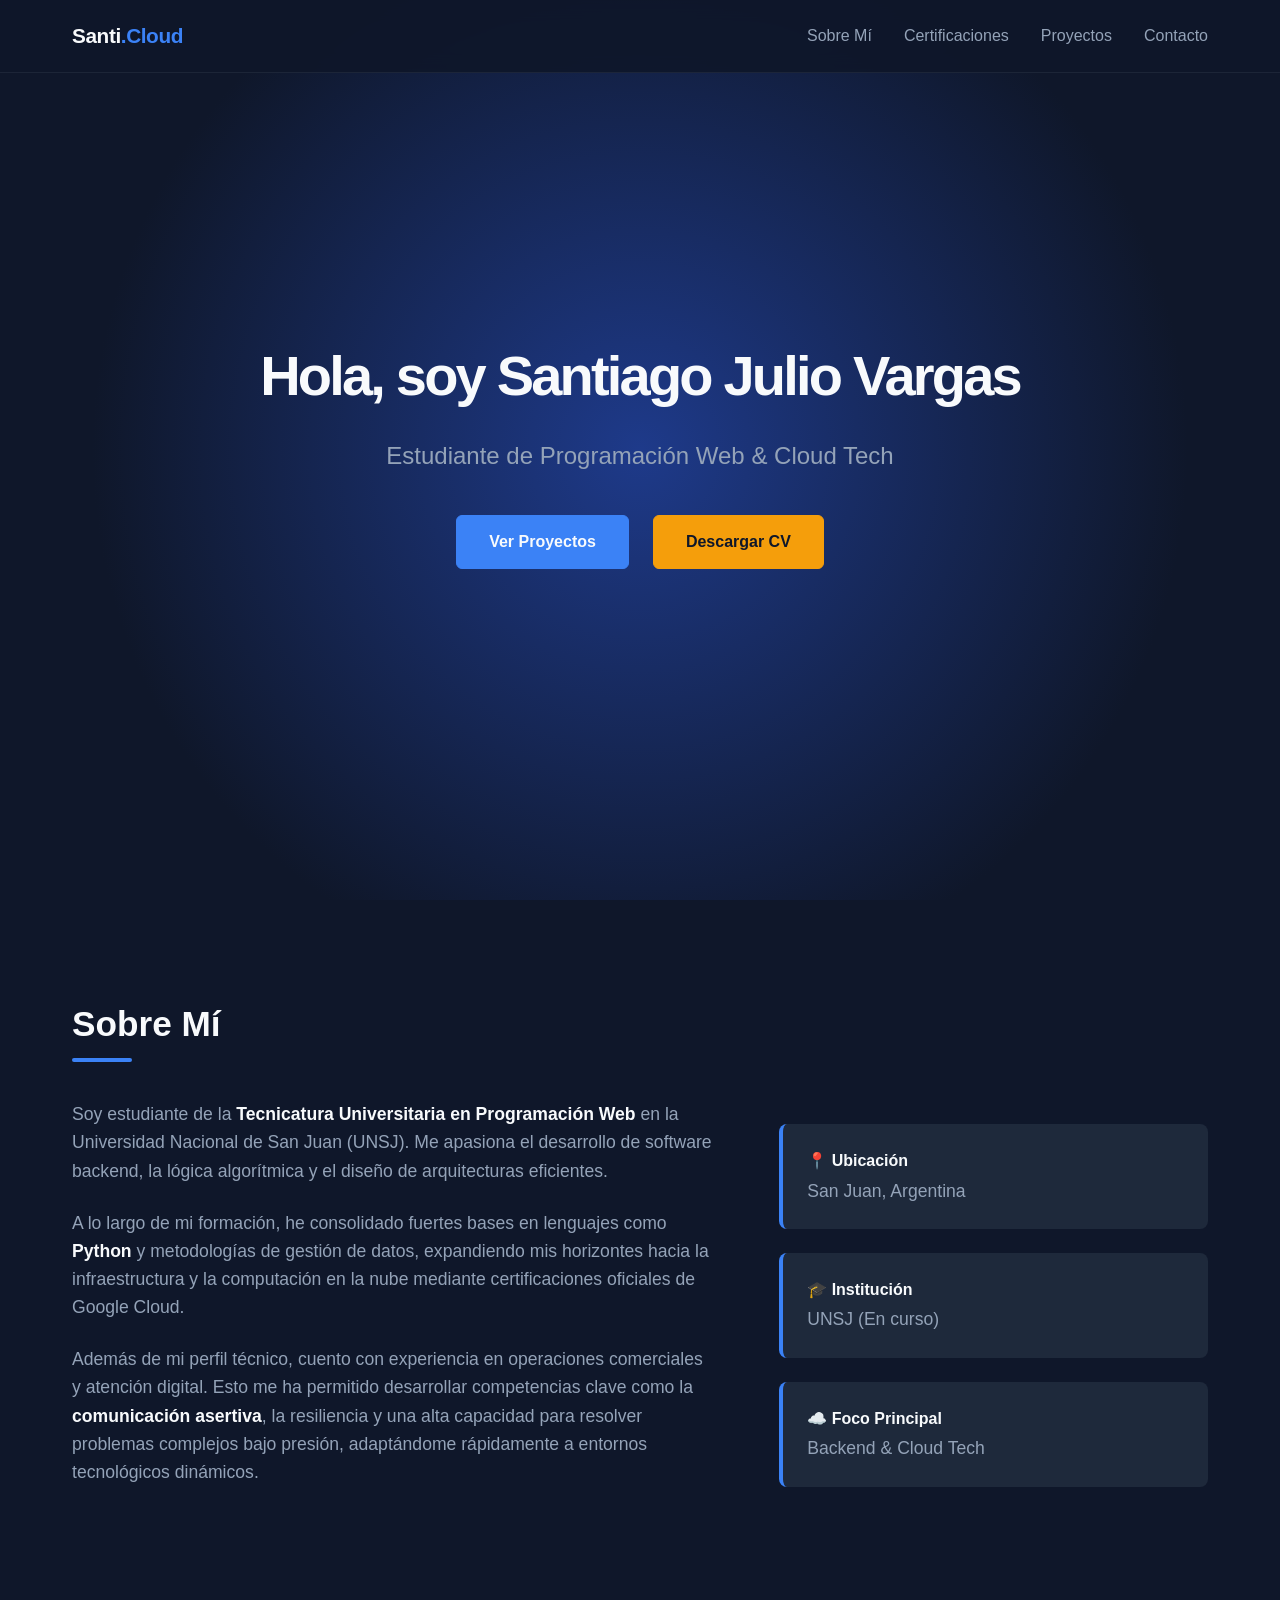
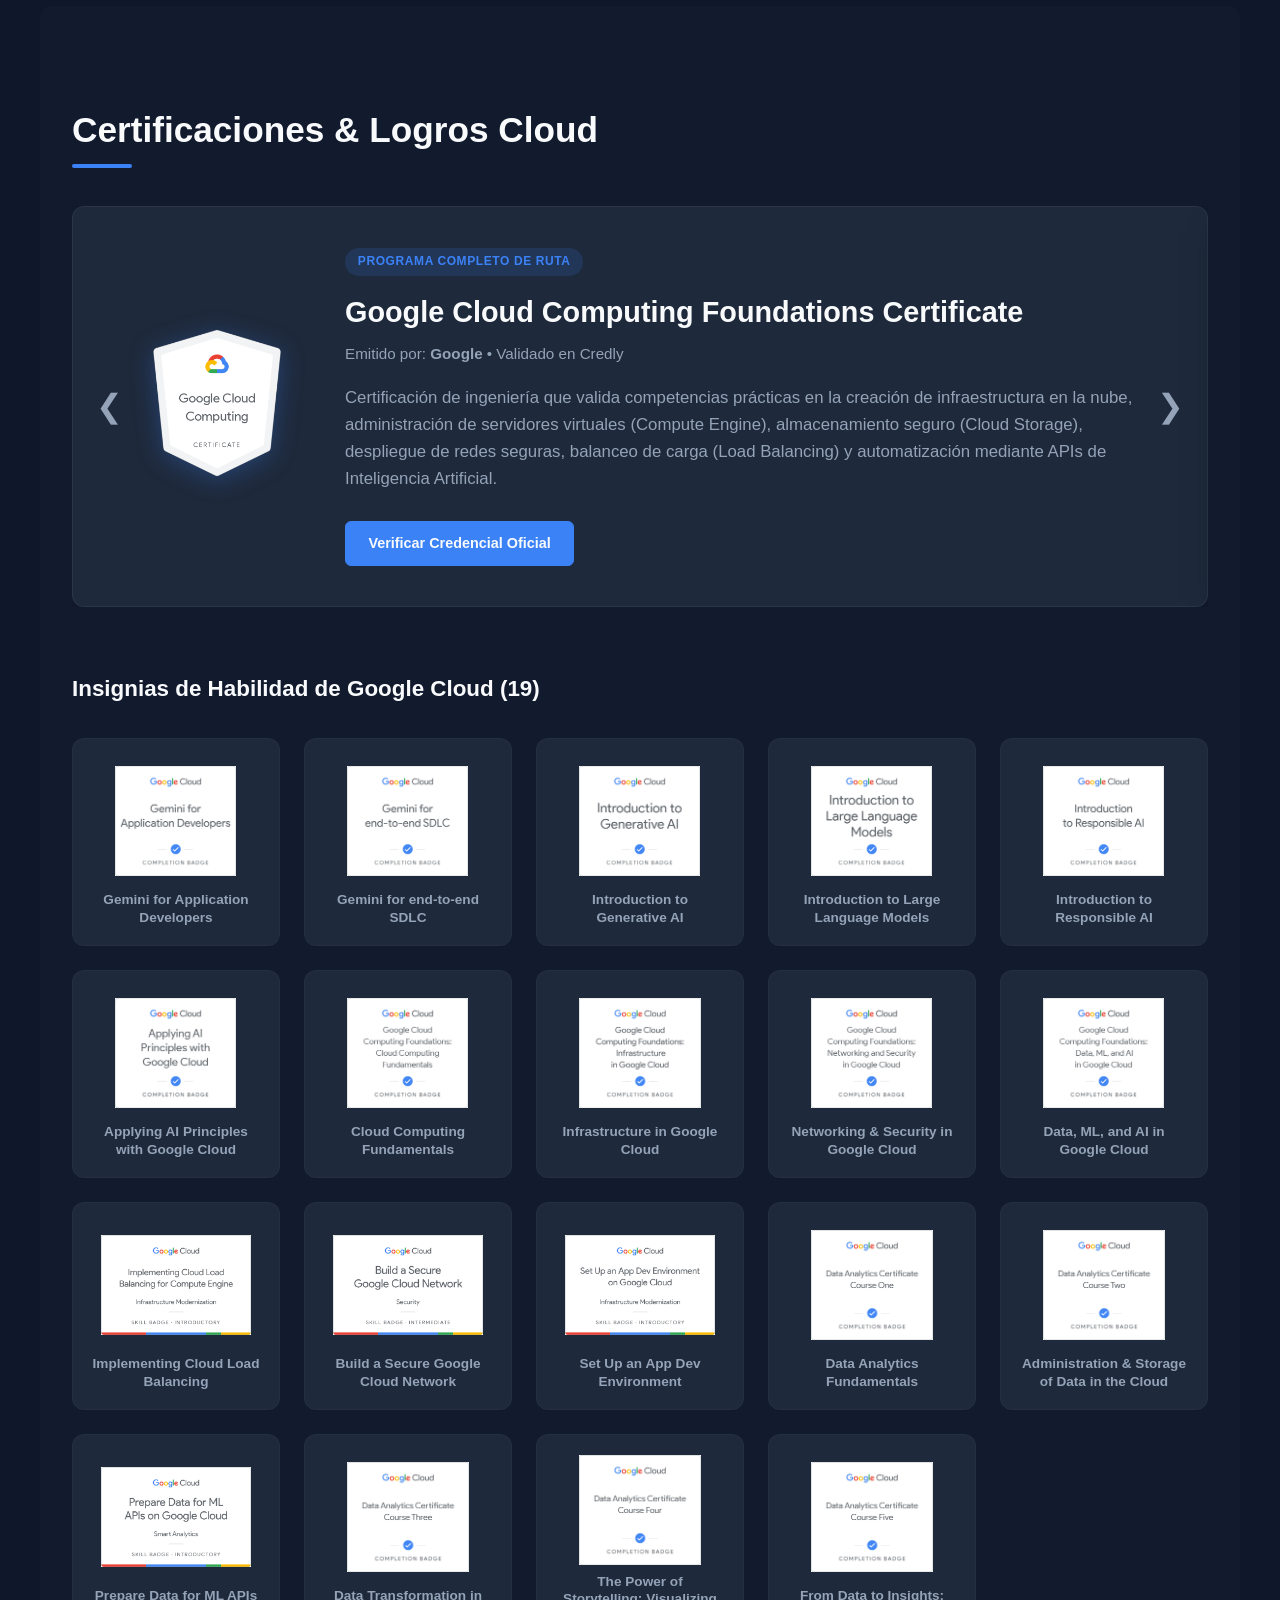
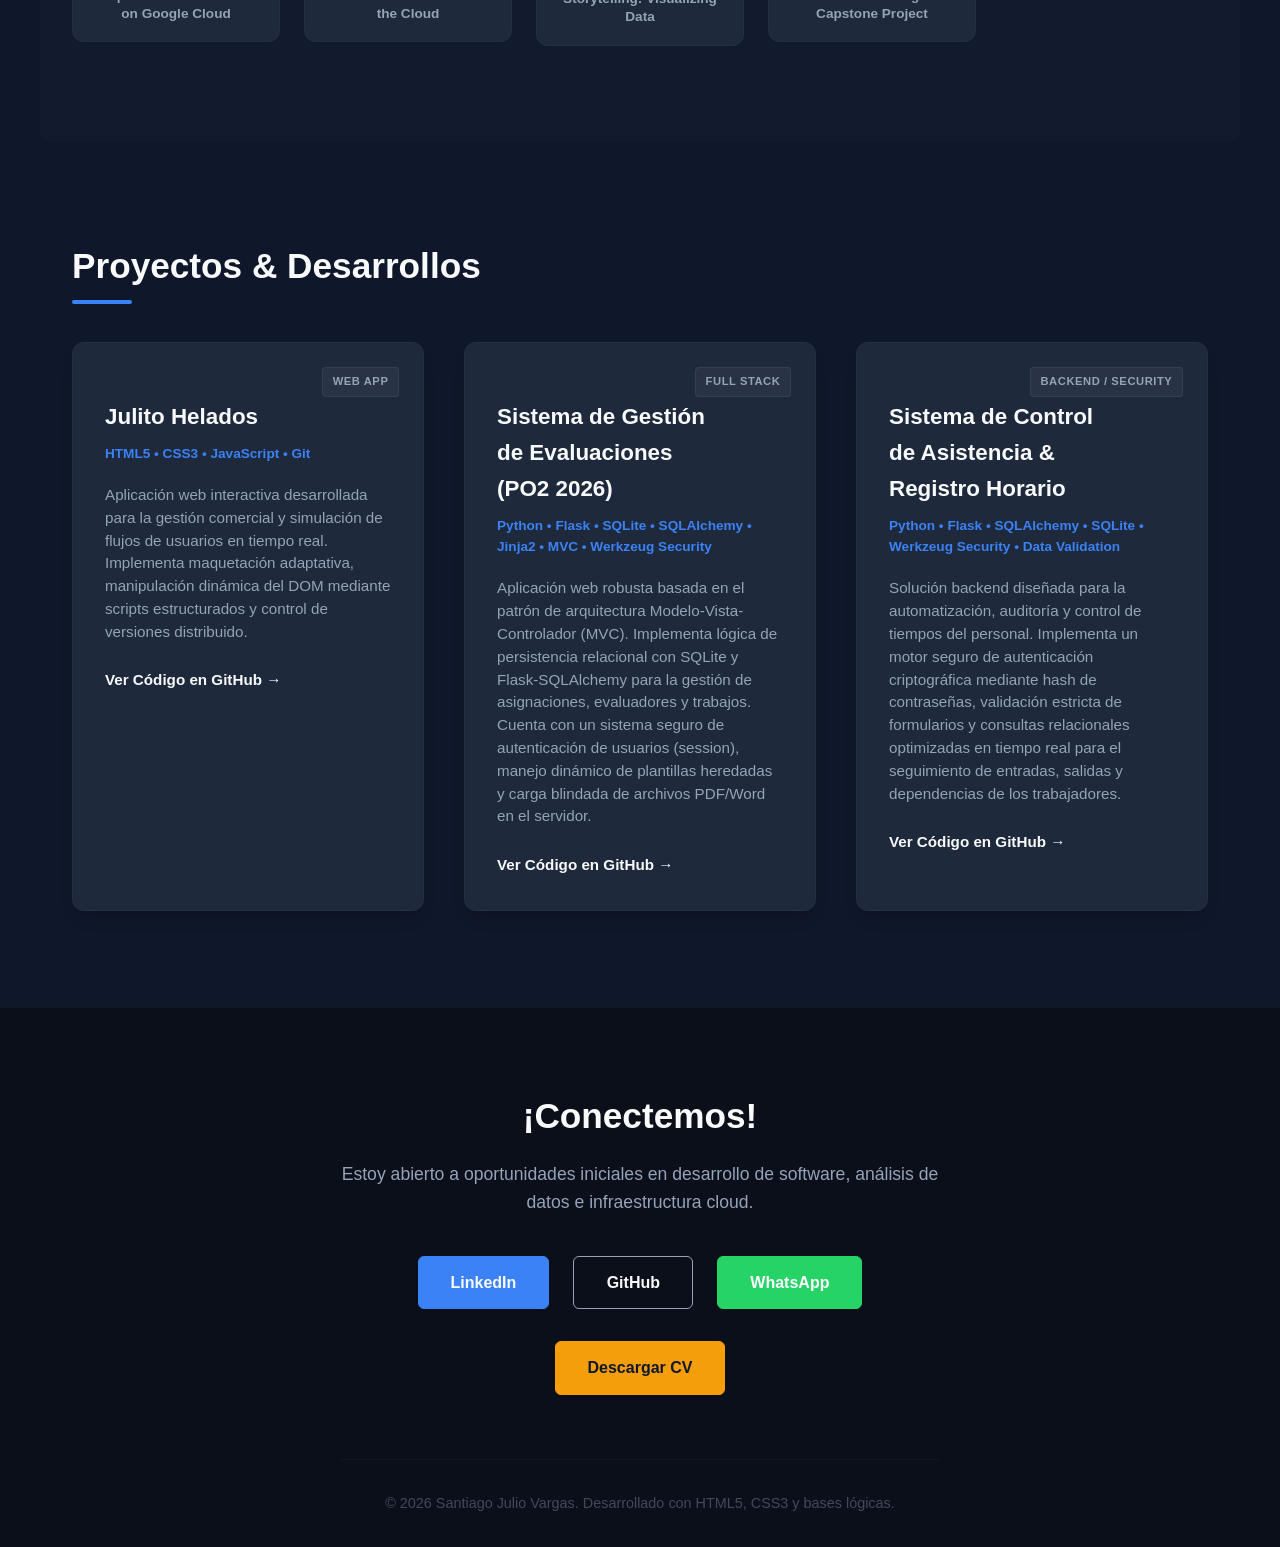
<file: index.html>
<!DOCTYPE html>
<html lang="es">
<head>
    <meta charset="UTF-8">
    <meta name="viewport" content="width=device-width, initial-scale=1.0">
    <title>Santiago Julio Vargas | Portfolio</title>
    <link rel="stylesheet" href="styles.css">
</head>
<body>
    <!-- Menú de Navegación -->
    <header>
        <nav>
            <div class="logo-marca">
                <a href="#hero">Santi<span>.Cloud</span></a>
            </div>
            <ul>
                <li><a href="#sobre-mi">Sobre Mí</a></li>
                <li><a href="#certificaciones">Certificaciones</a></li>
                <li><a href="#proyectos">Proyectos</a></li>
                <li><a href="#contacto">Contacto</a></li>
            </ul>
        </nav>
    </header>

    <!-- Sección Principal -->
    <section id="hero">
        <h1>Hola, soy Santiago Julio Vargas</h1>
        <h2>Estudiante de Programación Web & Cloud Tech</h2>
        <div class="cta-buttons">
            <a href="#proyectos" class="btn btn-primary">Ver Proyectos</a>
            <a href="Santiago_Julio_CV.pdf" download="Santiago_Julio_CV.pdf" class="btn btn-download">Descargar CV</a>
        </div>
    </section>

    <!-- Sección Sobre Mí -->
    <section id="sobre-mi" class="seccion-contenedor">
        <div class="contenido-bloque">
            <h2 class="titulo-seccion">Sobre Mí</h2>
            <div class="sobre-mi-grid">
                <div class="sobre-mi-texto">
                    <p>
                        Soy estudiante de la <strong>Tecnicatura Universitaria en Programación Web</strong> en la Universidad Nacional de San Juan (UNSJ). Me apasiona el desarrollo de software backend, la lógica algorítmica y el diseño de arquitecturas eficientes. 
                    </p>
                    <p>
                        A lo largo de mi formación, he consolidado fuertes bases en lenguajes como <strong>Python</strong> y metodologías de gestión de datos, expandiendo mis horizontes hacia la infraestructura y la computación en la nube mediante certificaciones oficiales de Google Cloud.
                    </p>
                    <p>
                        Además de mi perfil técnico, cuento con experiencia en operaciones comerciales y atención digital. Esto me ha permitido desarrollar competencias clave como la <strong>comunicación asertiva</strong>, la resiliencia y una alta capacidad para resolver problemas complejos bajo presión, adaptándome rápidamente a entornos tecnológicos dinámicos.
                    </p>
                </div>
                <div class="sobre-mi-destacados">
                    <div class="tarjeta-mini">
                        <h3>📍 Ubicación</h3>
                        <p>San Juan, Argentina</p>
                    </div>
                    <div class="tarjeta-mini">
                        <h3>🎓 Institución</h3>
                        <p>UNSJ (En curso)</p>
                    </div>
                    <div class="tarjeta-mini">
                        <h3>☁️ Foco Principal</h3>
                        <p>Backend & Cloud Tech</p>
                    </div>
                </div>
            </div>
        </div>
    </section>

    <!-- Sección Certificaciones -->
    <section id="certificaciones" class="seccion-contenedor backend-cloud">
        <h2 class="titulo-seccion">Certificaciones & Logros Cloud</h2>
        
        <!-- 🏆 Carrusel de Certificados de Ruta Completa -->
        <div class="carrusel-contenedor">
            
            <!-- Contenedor Deslizante -->
            <div class="carrusel-track">
                
                <!-- Certificado 1: Foundations -->
                <div class="certificado-slide">
                    <div class="certificado-principal-card">
                        <div class="certificado-badge-container">
                            <img src="./images/google-cloud-computing-foundations-certificate.png" alt="Google Cloud Computing Foundations Certificate" class="escudo-certificado">
                        </div>
                        <div class="certificado-info">
                            <span class="tag-programa">PROGRAMA COMPLETO DE RUTA</span>
                            <h3>Google Cloud Computing Foundations Certificate</h3>
                            <p class="emisor">Emitido por: <strong>Google</strong> • Validado en Credly</p>
                            <p class="descripcion-cert">
                                Certificación de ingeniería que valida competencias prácticas en la creación de infraestructura en la nube, administración de servidores virtuales (Compute Engine), almacenamiento seguro (Cloud Storage), despliegue de redes seguras, balanceo de carga (Load Balancing) y automatización mediante APIs de Inteligencia Artificial.
                            </p>
                            <a href="https://www.credly.com/badges/103b96a2-5a36-4c11-9814-17a4dc659e8e" target="_blank" class="btn btn-primary btn-sm">Verificar Credencial Oficial</a>
                        </div>
                    </div>
                </div>

                <!-- Certificado 2: Data Analytics -->
                <div class="certificado-slide">
                    <div class="certificado-principal-card">
                        <div class="certificado-badge-container">
                            <img src="./images/google-cloud-data-analytics-certificate.png" alt="Google Cloud Data Analytics Certificate" class="escudo-certificado">
                        </div>
                        <div class="certificado-info">
                            <span class="tag-programa">ESPECIALIZACIÓN EN INGENIERÍA DE DATOS</span>
                            <h3>Google Cloud Data Analytics Certificate</h3>
                            <p class="emisor">Emitido por: <strong>Google</strong> • Validado en Credly</p>
                            <p class="descripcion-cert">
                                Especialización avanzada que certifica la capacidad para diseñar y optimizar ecosistemas de datos masivos. Cubre procesos ETL en la nube, almacenamiento seguro de información relacional, limpieza y transformación algorítmica de Big Data, automatización de consultas analíticas complejas y narración visual orientada al negocio.
                            </p>
                            <a href="https://www.credly.com/earner/earned/badge/00f7ec81-b180-43e3-ac6c-8f050c5c5b26" target="_blank" class="btn btn-primary btn-sm">Verificar Credencial Oficial</a>
                        </div>
                    </div>
                </div>

            </div>

            <!-- Botones de Navegación del Carrusel -->
            <button class="carrusel-btn prev-btn">&#10094;</button>
            <button class="carrusel-btn next-btn">&#10095;</button>
        </div>

        <!-- 🏅 Grilla de Insignias de Habilidad -->
        <h3 class="subtitulo-internas">Insignias de Habilidad de Google Cloud (19)</h3>
        <div class="insignias-grid">
            
            <!-- Medalla 1 -->
            <a href="https://www.skills.google/public_profiles/6a0a8aa4-c0c7-4e39-9f49-20caefcc46a9" target="_blank" class="insignia-card">
                <img src="./images/gemini-for-application-developers.png" alt="Gemini for Application Developers">
                <h4>Gemini for Application Developers</h4>
            </a>

            <!-- Medalla 2 -->
            <a href="https://www.skills.google/public_profiles/6a0a8aa4-c0c7-4e39-9f49-20caefcc46a9" target="_blank" class="insignia-card">
                <img src="./images/gemini-for-end-to-end.png" alt="Gemini for end-to-end SDLC">
                <h4>Gemini for end-to-end SDLC</h4>
            </a>

            <!-- Medalla 3 -->
            <a href="https://www.skills.google/public_profiles/6a0a8aa4-c0c7-4e39-9f49-20caefcc46a9" target="_blank" class="insignia-card">
                <img src="./images/introduction-to-generative-ia.png" alt="Introduction to Generative AI">
                <h4>Introduction to Generative AI</h4>
            </a>

            <!-- Medalla 4 -->
            <a href="https://www.skills.google/public_profiles/6a0a8aa4-c0c7-4e39-9f49-20caefcc46a9" target="_blank" class="insignia-card">
                <img src="./images/introduction-to-large-lenguage-models.png" alt="Introduction to Large Language Models">
                <h4>Introduction to Large Language Models</h4>
            </a>

            <!-- Medalla 5 -->
            <a href="https://www.skills.google/public_profiles/6a0a8aa4-c0c7-4e39-9f49-20caefcc46a9" target="_blank" class="insignia-card">
                <img src="./images/introduction-to-responsible-ai.png" alt="Introduction to Responsible AI">
                <h4>Introduction to Responsible AI</h4>
            </a>

            <!-- Medalla 6 -->
            <a href="https://www.skills.google/public_profiles/6a0a8aa4-c0c7-4e39-9f49-20caefcc46a9" target="_blank" class="insignia-card">
                <img src="./images/applying-ai-principles.png" alt="Applying AI Principles">
                <h4>Applying AI Principles with Google Cloud</h4>
            </a>

            <!-- Medalla 7 -->
            <a href="https://www.skills.google/public_profiles/6a0a8aa4-c0c7-4e39-9f49-20caefcc46a9" target="_blank" class="insignia-card">
                <img src="./images/google-cloud-computing-fundamentals.png" alt="Cloud Computing Fundamentals">
                <h4>Cloud Computing Fundamentals</h4>
            </a>

            <!-- Medalla 8 -->
            <a href="https://www.skills.google/public_profiles/6a0a8aa4-c0c7-4e39-9f49-20caefcc46a9" target="_blank" class="insignia-card">
                <img src="./images/infraestructure-in-google-cloud.png" alt="Infrastructure in Google Cloud">
                <h4>Infrastructure in Google Cloud</h4>
            </a>

            <!-- Medalla 9 -->
            <a href="https://www.skills.google/public_profiles/6a0a8aa4-c0c7-4e39-9f49-20caefcc46a9" target="_blank" class="insignia-card">
                <img src="./images/networking-security.png" alt="Networking & Security in Google Cloud">
                <h4>Networking & Security in Google Cloud</h4>
            </a>

            <!-- Medalla 10 -->
            <a href="https://www.skills.google/public_profiles/6a0a8aa4-c0c7-4e39-9f49-20caefcc46a9" target="_blank" class="insignia-card">
                <img src="./images/data-ml-ai.png" alt="Data, ML, and AI in Google Cloud">
                <h4>Data, ML, and AI in Google Cloud</h4>
            </a>

            <!-- Medalla 11 -->
            <a href="https://www.skills.google/public_profiles/6a0a8aa4-c0c7-4e39-9f49-20caefcc46a9" target="_blank" class="insignia-card">
                <img src="./images/implementing-cloud-load-balancing.png" alt="Implementing Cloud Load Balancing">
                <h4>Implementing Cloud Load Balancing</h4>
            </a>

            <!-- Medalla 12 -->
            <a href="https://www.skills.google/public_profiles/6a0a8aa4-c0c7-4e39-9f49-20caefcc46a9" target="_blank" class="insignia-card">
                <img src="./images/build-a-secure-google-cloud-network.png" alt="Build a Secure Google Cloud Network">
                <h4>Build a Secure Google Cloud Network</h4>
            </a>

            <!-- Medalla 13 -->
            <a href="https://www.skills.google/public_profiles/6a0a8aa4-c0c7-4e39-9f49-20caefcc46a9" target="_blank" class="insignia-card">
                <img src="./images/set-up-app-dev-environment.png" alt="Set Up an App Dev Environment">
                <h4>Set Up an App Dev Environment</h4>
            </a>

            <!-- Medalla 14 -->
            <a href="https://www.skills.google/public_profiles/6a0a8aa4-c0c7-4e39-9f49-20caefcc46a9" target="_blank" class="insignia-card">
                <img src="./images/data-analytics-course-one.png" alt="Data Analytics Fundamentals">
                <h4>Data Analytics Fundamentals</h4>
            </a>

            <!-- Medalla 15 -->
            <a href="https://www.skills.google/public_profiles/6a0a8aa4-c0c7-4e39-9f49-20caefcc46a9" target="_blank" class="insignia-card">
                <img src="./images/data-analytics-course-two.png" alt="Administration and Storage of Data">
                <h4>Administration & Storage of Data in the Cloud</h4>
            </a>

            <!-- Medalla 16 -->
            <a href="https://www.skills.google/public_profiles/6a0a8aa4-c0c7-4e39-9f49-20caefcc46a9" target="_blank" class="insignia-card">
                <img src="./images/prepare-data-for-ml.png" alt="Prepare Data for ML APIs">
                <h4>Prepare Data for ML APIs on Google Cloud</h4>
            </a>

             <!-- Medalla 17 -->
            <a href="https://www.skills.google/public_profiles/6a0a8aa4-c0c7-4e39-9f49-20caefcc46a9" target="_blank" class="insignia-card">
                <img src="./images/data-analytics-course-three.png" alt="Data Transformation in the Cloud">
                <h4>Data Transformation in the Cloud</h4>
            </a>

            <!-- Medalla 18 -->
            <a href="https://www.skills.google/public_profiles/6a0a8aa4-c0c7-4e39-9f49-20caefcc46a9" target="_blank" class="insignia-card">
                <img src="./images/data-analytics-course-four.png" alt="The Power of Storytelling">
                <h4>The Power of Storytelling: Visualizing Data</h4>
            </a>

            <!-- Medalla 19 -->
            <a href="https://www.skills.google/public_profiles/6a0a8aa4-c0c7-4e39-9f49-20caefcc46a9" target="_blank" class="insignia-card">
                <img src="./images/data-analytics-course-five.png" alt="From Data to Insights">
                <h4>From Data to Insights: Capstone Project</h4>
            </a>
        </div>
    </section>

        <!-- Sección Proyectos -->
    <section id="proyectos" class="seccion-contenedor">
        <h2 class="titulo-seccion">Proyectos & Desarrollos</h2>
        <div class="proyectos-grid">
            
            <!-- Proyecto 1: Julito Helados -->
            <div class="proyecto-card">
                <div class="proyecto-badge">WEB APP</div>
                <div class="proyecto-info">
                    <h3>Julito Helados</h3>
                    <p class="proyecto-tecnologias">HTML5 • CSS3 • JavaScript • Git</p>
                    <p class="proyecto-desc">
                        Aplicación web interactiva desarrollada para la gestión comercial y simulación de flujos de usuarios en tiempo real. Implementa maquetación adaptativa, manipulación dinámica del DOM mediante scripts estructurados y control de versiones distribuido.
                    </p>
                    <div class="proyecto-links">
                        <a href="https://github.com/SantiJulio/Ejercicios-Proyectos/tree/master/Julito%20Helados" target="_blank" class="btn-link">Ver Código en GitHub →</a>
                    </div>
                </div>
            </div>

            <!-- Proyecto 2: Sistema de Gestión de Trabajos Científicos (PO2 2026) -->
            <div class="proyecto-card">
                <div class="proyecto-badge">FULL STACK</div>
                <div class="proyecto-info">
                    <h3>Sistema de Gestión de Evaluaciones (PO2 2026)</h3>
                    <p class="proyecto-tecnologias">Python • Flask • SQLite • SQLAlchemy • Jinja2 • MVC • Werkzeug Security</p>
                    <p class="proyecto-desc">
                        Aplicación web robusta basada en el patrón de arquitectura Modelo-Vista-Controlador (MVC). Implementa lógica de persistencia relacional con SQLite y Flask-SQLAlchemy para la gestión de asignaciones, evaluadores y trabajos. Cuenta con un sistema seguro de autenticación de usuarios (session), manejo dinámico de plantillas heredadas y carga blindada de archivos PDF/Word en el servidor.
                    </p>
                    <div class="proyecto-links">
                        <a href="https://github.com/SantiJulio/Ejercicios-Proyectos/tree/master/PO2%202026" target="_blank" class="btn-link">Ver Código en GitHub →</a>
                    </div>
                </div>
            </div>

            <!-- Proyecto 3: Sistema de Control de Asistencia y Registro Horario (PO2 2026) -->
            <div class="proyecto-card">
                <div class="proyecto-badge">BACKEND / SECURITY</div>
                <div class="proyecto-info">
                    <h3>Sistema de Control de Asistencia & Registro Horario</h3>
                    <p class="proyecto-tecnologias">Python • Flask • SQLAlchemy • SQLite • Werkzeug Security • Data Validation</p>
                    <p class="proyecto-desc">
                        Solución backend diseñada para la automatización, auditoría y control de tiempos del personal. Implementa un motor seguro de autenticación criptográfica mediante hash de contraseñas, validación estricta de formularios y consultas relacionales optimizadas en tiempo real para el seguimiento de entradas, salidas y dependencias de los trabajadores.
                    </p>
                    <div class="proyecto-links">
                        <a href="https://github.com/SantiJulio/Ejercicios-Proyectos/tree/master/Trabajo%20Practica%20Operativa%202025" target="_blank" class="btn-link">Ver Código en GitHub →</a>
                    </div>
                </div>
            </div>

        </div>
    </section>

        <!-- Sección Contacto & Footer -->
    <footer id="contacto">
        <div class="footer-contenido">
            <h2>¡Conectemos!</h2>
            <p>Estoy abierto a oportunidades iniciales en desarrollo de software, análisis de datos e infraestructura cloud.</p>
            
            <div class="contacto-links">
                <a href="https://www.linkedin.com/in/santiago-julio-7385772b8/" target="_blank" class="btn btn-primary">LinkedIn</a>
                <a href="https://github.com/SantiJulio/Ejercicios-Proyectos" target="_blank" class="btn btn-secondary">GitHub</a>
                <a href="https://wa.me/5492646729734" target="_blank" class="btn btn-whatsapp">WhatsApp</a>
            </div>
            <div class="cv-contenedor">
                <a href="Santiago_Julio_CV.pdf" download="Santiago_Julio_CV.pdf" class="btn btn-download">Descargar CV</a>
            </div>
            
            <div class="footer-creditos">
                <p>&copy; 2026 Santiago Julio Vargas. Desarrollado con HTML5, CSS3 y bases lógicas.</p>
            </div>
        </div>
    </footer>

    <!-- 🧠 LÓGICA DEL CARRUSEL CORREGIDA (DIRECCIÓN NATURAL) -->
    <script>
        const track = document.querySelector('.carrusel-track');
        const prevBtn = document.querySelector('.prev-btn');
        const nextBtn = document.querySelector('.next-btn');
        const totalSlides = document.querySelectorAll('.certificado-slide').length;
        let indexActual = 0;
        let temporizadorAuto;

        function desplazarCarrusel(index) {
            // Controlamos los límites del array de slides de forma circular
            indexActual = (index + totalSlides) % totalSlides;
            
            // CORRECCIÓN: El desplazamiento matemático exacto para el riel con 2 slides
            const desplazamiento = indexActual * -50; 
            
            // Aplicamos la transformación en el eje X
            track.style.transform = `translateX(${desplazamiento}%)`;
            
            // Reiniciamos el reloj para que no se choque con los clics del usuario
            iniciarRotacionAutomatica();
        }

        function iniciarRotacionAutomatica() {
            clearInterval(temporizadorAuto);
            temporizadorAuto = setInterval(() => {
                // Avanza siempre de forma natural hacia el certificado de la derecha
                desplazarCarrusel(indexActual + 1);
            }, 5000); // Mantiene los 5 segundos de lectura cómoda
        }

        // CORRECCIÓN DE EVENTOS: Sincronizamos las flechas con la dirección física del slide
        nextBtn.addEventListener('click', () => desplazarCarrusel(indexActual + 1)); // Te lleva al siguiente (Derecha)
        prevBtn.addEventListener('click', () => desplazarCarrusel(indexActual - 1)); // Te devuelve al anterior (Izquierda)

        // Arrancamos el motor al cargar
        iniciarRotacionAutomatica();
    </script>
</body>
</html>
</file>
<file: styles.css>
/* ==========================================================================
   1. CONFIGURACIÓN GENERAL Y VARIABLES (Modo Oscuro)
   ========================================================================== */
:root {
    --bg-principal: #0f172a;    /* Gris azulado muy oscuro */
    --bg-secundario: #1e293b;   /* Gris azulado medio para tarjetas */
    --azul-electrico: #3b82f6;  /* Azul Google Cloud para detalles y botones */
    --azul-hover: #2563eb;      /* Azul más oscuro para estados interactivos */
    --texto-blanco: #f8fafc;    /* Blanco suave para lectura cómoda */
    --texto-gris: #94a3b8;      /* Gris claro para subtítulos y textos secundarios */
    --fuente: 'Segoe UI', Tahoma, Geneva, Verdana, sans-serif;
}

* {
    margin: 0;
    padding: 0;
    box-sizing: border-box;
    scroll-behavior: smooth; /* Hace que el deslizamiento entre secciones sea suave */
}

body {
    background-color: var(--bg-principal);
    color: var(--texto-blanco);
    font-family: var(--fuente);
    line-height: 1.6;
}

/* ==========================================================================
   2. MENÚ DE NAVEGACIÓN (Header)
   ========================================================================== */
header {
    position: fixed;
    top: 0;
    left: 0;
    width: 100%;
    background-color: rgba(15, 23, 42, 0.9); /* Fondo semitransparente */
    backdrop-filter: blur(10px); /* Efecto de vidrio esmerilado */
    z-index: 1000;
    border-bottom: 1px solid rgba(148, 163, 184, 0.1);
}

nav {
    max-width: 1200px;
    margin: 0 auto;
    padding: 1.2rem 2rem;
    display: flex;
    justify-content: space-between; /* Distribuye el logo a la izq y los links a la der */
    align-items: center;
}

.logo-marca a {
    font-size: 1.3rem;
    font-weight: 800;
    color: var(--texto-blanco);
    text-decoration: none;
    letter-spacing: -0.02em;
    transition: transform 0.3s ease;
}

.logo-marca a span {
    color: var(--azul-electrico); 
}

.logo-marca a:hover {
    opacity: 0.9;
}

nav ul {
    display: flex;
    list-style: none;
    gap: 2rem;
}

nav ul li a {
    color: var(--texto-gris);
    text-decoration: none;
    font-size: 1rem;
    font-weight: 500;
    transition: color 0.3s ease;
}

nav ul li a:hover {
    color: var(--azul-electrico);
}

/* Ajuste responsive para celulares */
@media (max-width: 600px) {
    nav {
        flex-direction: column; 
        gap: 0.8rem;
        padding: 1rem;
    }
}

/* ==========================================================================
   3. SECCIÓN PRINCIPAL (Hero Section)
   ========================================================================== */
#hero {
    min-height: 100vh;
    display: flex;
    flex-direction: column;
    justify-content: center;
    align-items: center;
    text-align: center;
    padding: 0 2rem;
    background: radial-gradient(circle at center, #1e3a8a 0%, var(--bg-principal) 70%); /* Destello azul de fondo */
}

#hero h1 {
    font-size: 3.5rem;
    font-weight: 800;
    margin-bottom: 1rem;
    letter-spacing: -0.05em;
}

#hero h2 {
    font-size: 1.5rem;
    color: var(--texto-gris);
    font-weight: 400;
    margin-bottom: 2.5rem;
    max-width: 600px;
}

/* Contenedor de botones */
.cta-buttons {
    display: flex;
    gap: 1.5rem;
}

/* ==========================================================================
   4. COMPONENTES REUTILIZABLES (Botones)
   ========================================================================== */
.btn {
    display: inline-block;
    padding: 0.8rem 2rem;
    font-size: 1rem;
    font-weight: 600;
    text-decoration: none;
    border-radius: 6px;
    transition: all 0.3s ease;
    cursor: pointer;
}

/* Botón Principal (Azul) */
.btn-primary {
    background-color: var(--azul-electrico);
    color: var(--texto-blanco);
    border: 1px solid var(--azul-electrico);
}

.btn-primary:hover {
    background-color: var(--azul-hover);
    border-color: var(--azul-hover);
    transform: translateY(-2px); /* Pequeño salto hacia arriba al pasar el mouse */
}

/* Botón Secundario (Transparente/Bordeado) */
.btn-secondary {
    background-color: transparent;
    color: var(--texto-blanco);
    border: 1px solid var(--texto-gris);
}

.btn-secondary:hover {
    border-color: var(--texto-blanco);
    background-color: rgba(255, 255, 255, 0.05);
    transform: translateY(-2px);
}

/* ==========================================================================
   5. SECCIÓN SOBRE MÍ
   ========================================================================== */
.seccion-contenedor {
    padding: 6rem 2rem;
    max-width: 1200px;
    margin: 0 auto;
}

.titulo-seccion {
    font-size: 2.2rem;
    font-weight: 700;
    margin-bottom: 3rem;
    position: relative;
    color: var(--texto-blanco);
}

/* Línea decorativa azul debajo del título */
.titulo-seccion::after {
    content: '';
    position: absolute;
    bottom: -10px;
    left: 0;
    width: 60px;
    height: 4px;
    background-color: var(--azul-electrico);
    border-radius: 2px;
}

.sobre-mi-grid {
    display: grid;
    grid-template-columns: 1.5fr 1fr; /* Divide en dos columnas: texto a la izquierda, tarjetas a la derecha */
    gap: 4rem;
    align-items: center;
}

.sobre-mi-texto p {
    color: var(--texto-gris);
    font-size: 1.1rem;
    margin-bottom: 1.5rem;
}

.sobre-mi-texto strong {
    color: var(--texto-blanco);
    font-weight: 600;
}

.sobre-mi-destacados {
    display: flex;
    flex-direction: column;
    gap: 1.5rem;
}

/* Tarjetas rápidas de datos a la derecha */
.tarjeta-mini {
    background-color: var(--bg-secundario);
    padding: 1.5rem;
    border-radius: 8px;
    border-left: 4px solid var(--azul-electrico); /* Detalle azul lateral */
    transition: transform 0.3s ease;
}

.tarjeta-mini:hover {
    transform: translateX(5px); /* Se mueve sutilmente a la derecha al pasar el mouse */
}

.tarjeta-mini h3 {
    font-size: 1rem;
    color: var(--texto-blanco);
    margin-bottom: 0.2rem;
}

.tarjeta-mini p {
    color: var(--texto-gris);
    font-size: 1.1rem;
    font-weight: 500;
}

/* Responsive para pantallas chicas (Celulares) */
@media (max-width: 768px) {
    .sobre-mi-grid {
        grid-template-columns: 1fr; /* Pasa a una sola columna en pantallas chicas */
        gap: 2rem;
    }
    
    .seccion-contenedor {
        padding: 4rem 1.5rem;
    }
}

/* ==========================================================================
   6. SECCIÓN CERTIFICACIONES (Vitrina e Insignias)
   ========================================================================== */
.backend-cloud {
    background-color: rgba(30, 41, 59, 0.2); /* Fondo sutilmente diferente para separar secciones */
    border-radius: 12px;
}

/* Tarjeta del Certificado de Ruta Principal */
.certificado-principal-card {
    background-color: var(--bg-secundario);
    border: 1px solid rgba(148, 163, 184, 0.1);
    border-radius: 12px;
    padding: 2.5rem;
    display: flex;
    gap: 3rem;
    align-items: center;
    margin-bottom: 4rem;
    box-shadow: 0 10px 30px -15px rgba(0, 0, 0, 0.5);
}

.escudo-certificado {
    width: 160px;
    height: auto;
    filter: drop-shadow(0 4px 12px rgba(59, 130, 246, 0.3)); /* Destello azul en el escudo */
}

.tag-programa {
    display: inline-block;
    background-color: rgba(59, 130, 246, 0.15);
    color: var(--azul-electrico);
    font-size: 0.75rem;
    font-weight: 700;
    padding: 0.3rem 0.8rem;
    border-radius: 50px;
    margin-bottom: 0.8rem;
    letter-spacing: 0.05em;
}

.certificado-info h3 {
    font-size: 1.8rem;
    margin-bottom: 0.4rem;
}

.certificado-info .emisor {
    color: var(--texto-gris);
    font-size: 0.95rem;
    margin-bottom: 1.2rem;
}

.certificado-info .descripcion-cert {
    color: var(--texto-gris);
    margin-bottom: 1.8rem;
    font-size: 1.05rem;
}

.btn-sm {
    padding: 0.6rem 1.4rem;
    font-size: 0.9rem;
}

.subtitulo-internas {
    font-size: 1.4rem;
    margin-bottom: 2rem;
    color: var(--texto-blanco);
    font-weight: 600;
}

/* 🏅 Grilla Responsiva para las 16 Insignias */
.insignias-grid {
    display: grid;
    /* Crea columnas automáticas de mínimo 180px que se acomodan solas según la pantalla */
    grid-template-columns: repeat(auto-fill, minmax(180px, 1fr));
    gap: 1.5rem;
}

/* Tarjeta individual de cada insignia */
.insignia-card {
    background-color: var(--bg-secundario);
    border: 1px solid rgba(148, 163, 184, 0.05);
    border-radius: 8px;
    padding: 1.5rem 1rem;
    text-align: center;
    display: flex;
    flex-direction: column;
    align-items: center;
    justify-content: center;
    transition: all 0.3s ease;
}

.insignia-card img {
    width: 85px;
    height: 85px;
    margin-bottom: 1rem;
    transition: transform 0.3s ease;
}

.insignia-card h4 {
    font-size: 0.85rem;
    font-weight: 500;
    color: var(--texto-gris);
    line-height: 1.3;
}

/* Efectos Interactivos al pasar el mouse (Hover) */
.insignia-card:hover {
    border-color: rgba(59, 130, 246, 0.3);
    background-color: rgba(30, 41, 59, 0.6);
    transform: translateY(-4px);
    box-shadow: 0 8px 20px -10px rgba(0, 0, 0, 0.4);
}

.insignia-card:hover img {
    transform: scale(1.08); /* La medalla se agranda sutilmente */
}

/* Ajustes Responsive para tablets/celulares */
@media (max-width: 900px) {
    .certificado-principal-card {
        flex-direction: column; /* El escudo se pone arriba del texto */
        text-align: center;
        padding: 2rem;
        gap: 1.5rem;
    }
}

/* ==========================================================================
   7. ESTILOS EXCLUSIVOS PARA LAS INSIGNIAS DE HABILIDAD (CUADRADOS PERFECTOS)
   ========================================================================== */

/* 🏅 Grilla Responsiva para las 16 Insignias */
.insignias-grid {
    display: grid;
    grid-template-columns: repeat(auto-fill, minmax(170px, 1fr)); /* Columnas automáticas */
    gap: 1.5rem;
    margin-top: 2rem;
}

/* Tarjeta individual configurada como cuadrado perfecto */
.insignia-card {
    text-decoration: none; /* Elimina el subrayado azul de los enlaces */
    background-color: var(--bg-secundario);
    border: 1px solid rgba(148, 163, 184, 0.05);
    border-radius: 12px;
    padding: 1.2rem;
    text-align: center;
    display: flex;
    flex-direction: column;
    align-items: center;
    justify-content: space-between; /* Empuja la imagen al centro y el texto abajo */
    aspect-ratio: 1 / 1; /* FORZA EL CUADRADO PERFECTO */
    transition: all 0.3s ease;
}

/* Imagen expandida que domina el interior de la tarjeta */
.insignia-card img {
    width: 90%; /* Ocupa el 90% del ancho del cuadrado */
    height: auto;
    max-height: 110px; /* Evita que se estire verticalmente */
    object-fit: contain; /* Mantiene la proporción original de la medalla */
    margin: auto 0; /* La centra perfectamente de forma vertical */
    transition: transform 0.3s ease;
}

/* Texto de la insignia abajo del todo */
.insignia-card h4 {
    font-size: 0.85rem;
    font-weight: 600;
    color: var(--texto-gris);
    line-height: 1.3;
    width: 100%;
    margin-top: 0.5rem;
}

/* Efectos Interactivos (Hover) solo para las medallas */
.insignia-card:hover {
    border-color: rgba(59, 130, 246, 0.4);
    background-color: rgba(30, 41, 59, 0.8);
    transform: translateY(-5px);
    box-shadow: 0 10px 25px -10px rgba(59, 130, 246, 0.25); /* Destello azul sutil */
}

.insignia-card:hover img {
    transform: scale(1.06); /* Agranda la medalla al pasar el mouse */
}

.insignia-card:hover h4 {
    color: var(--texto-blanco); /* Resalta el texto */
}

/* ==========================================================================
   8. SECCIÓN PROYECTOS (Tarjetas de Desarrollo Backend/Web)
   ========================================================================== */
.proyectos-grid {
    display: grid;
    grid-template-columns: repeat(auto-fit, minmax(320px, 1fr)); /* Reacomoda las tarjetas solas si se achica la pantalla */
    gap: 2.5rem;
    margin-top: 2rem;
}

.proyecto-card {
    background-color: var(--bg-secundario);
    border: 1px solid rgba(148, 163, 184, 0.05);
    border-radius: 12px;
    padding: 2rem;
    position: relative;
    display: flex;
    flex-direction: column;
    justify-content: space-between;
    transition: all 0.3s ease;
    box-shadow: 0 10px 20px -10px rgba(0, 0, 0, 0.3);
}

/* Etiqueta flotante arriba a la derecha */
.proyecto-badge {
    position: absolute;
    top: 1.5rem;
    right: 1.5rem;
    font-size: 0.7rem;
    font-weight: 700;
    background-color: rgba(255, 255, 255, 0.05);
    color: var(--texto-gris);
    padding: 0.3rem 0.6rem;
    border-radius: 4px;
    border: 1px solid rgba(148, 163, 184, 0.1);
    letter-spacing: 0.05em;
}

.proyecto-info h3 {
    font-size: 1.4rem;
    font-weight: 700;
    margin-top: 1.5rem;
    margin-bottom: 0.5rem;
    color: var(--texto-blanco);
    padding-right: 4.5rem; /* Evita que el título se choque con la etiqueta */
}

.proyecto-tecnologias {
    font-size: 0.85rem;
    font-weight: 600;
    color: var(--azul-electrico); /* Resalta las tecnologías en azul */
    margin-bottom: 1.2rem;
}

.proyecto-desc {
    color: var(--texto-gris);
    font-size: 0.95rem;
    line-height: 1.5;
    margin-bottom: 1.5rem;
}

.proyecto-links {
    margin-top: auto; /* Empuja el botón siempre al fondo de la tarjeta */
}

.btn-link {
    color: var(--texto-blanco);
    text-decoration: none;
    font-size: 0.95rem;
    font-weight: 600;
    transition: color 0.2s ease;
}

.btn-link:hover {
    color: var(--azul-electrico); /* Cambia a azul al pasar el cursor */
}

/* Efectos de interacción (Hover) */
.proyecto-card:hover {
    border-color: rgba(59, 130, 246, 0.2);
    transform: translateY(-5px);
    box-shadow: 0 15px 30px -15px rgba(0, 0, 0, 0.6);
}

.proyecto-card:hover .proyecto-badge {
    border-color: var(--azul-electrico);
    color: var(--texto-blanco);
    background-color: rgba(59, 130, 246, 0.1);
}

/* ==========================================================================
   9. SECCIÓN CONTACTO & FOOTER
   ========================================================================== */
footer {
    background-color: #0b0f19; /* Un tono aún más oscuro para el cierre */
    padding: 5rem 2rem 2rem 2rem;
    text-align: center;
    border-top: 1px solid rgba(148, 163, 184, 0.05);
}

.footer-contenido {
    max-width: 600px;
    margin: 0 auto;
}

footer h2 {
    font-size: 2.2rem;
    font-weight: 700;
    margin-bottom: 1rem;
    color: var(--texto-blanco);
}

footer p {
    color: var(--texto-gris);
    font-size: 1.1rem;
    margin-bottom: 2.5rem;
}

.contacto-links {
    display: flex;
    justify-content: center; /* Centra los botones horizontalmente */
    align-items: center;     /* Centra los botones verticalmente */
    gap: 1.5rem;             /* Mantiene la separación entre botones */
    margin-bottom: 2rem;
    flex-wrap: wrap;         /* Permite que se acomoden si no entran en la pantalla */
}

.contacto-links .btn {
    min-width: 120px;
    text-align: center;
}

.cv-contenedor {
    margin-bottom: 4rem; /* Mantiene la separación con los créditos */
    text-align: center;
}

.btn-whatsapp {
    background-color: #25d366;
    color: #ffffff;
    border: 1px solid #25d366;
}

.btn-whatsapp:hover {
    background-color: #128c7e;
    border-color: #128c7e;
    transform: translateY(-2px);
}

.footer-creditos {
    border-top: 1px solid rgba(148, 163, 184, 0.05);
    padding-top: 2rem;
}

.footer-creditos p {
    font-size: 0.9rem;
    color: rgba(148, 163, 184, 0.4);
    margin-bottom: 0;
}
/* Botón personalizado de color dorado/ámbar para la descarga de CV */
.btn-download {
    background-color: #f59e0b; /* Dorado/Ámbar tecnológico */
    color: #0f172a;            /* Texto oscuro para que contraste perfecto y sea legible */
    border: 1px solid #f59e0b;
}

.btn-download:hover {
    background-color: #d97706; /* Un tono más oscuro al pasar el mouse */
    border-color: #d97706;
    color: var(--texto-blanco); /* El texto pasa a blanco en el hover */
    transform: translateY(-2px);
}

/* ==========================================================================
   10. ESTILOS DEL CARRUSEL CON DESLIZAMIENTO LATERAL Y FLECHAS LIMPIAS
   ========================================================================== */
.carrusel-contenedor {
    position: relative;
    max-width: 1200px;
    margin: 0 auto 4rem auto;
    overflow: hidden; /* Corta los certificados que quedan por fuera del ancho */
}

/* El riel que se desplaza horizontalmente usando transformaciones de coordenadas */
.carrusel-track {
    display: flex;
    width: 200%; /* Al tener 2 certificados, el riel mide el doble del contenedor */
    transition: transform 0.6s cubic-bezier(0.4, 0, 0.2, 1); /* Curva de movimiento fluida */
}

/* Cada slide ocupa exactamente el ancho total del contenedor principal */
.certificado-slide {
    width: 50%; /* Cada uno toma la mitad del riel del 200% (o sea, el 100% de la pantalla) */
    flex-shrink: 0;
}

.certificado-slide .certificado-principal-card {
    margin-bottom: 0;
    padding: 2.5rem 4rem; /* Agregamos más padding a los costados para alejar el texto de las flechas */
}

/* Flechas Flotantes Minimalistas (Limpias y sin círculos de fondo) */
.carrusel-btn {
    position: absolute;
    top: 50%;
    transform: translateY(-50%);
    background: none; /* Eliminamos por completo el fondo gris circular */
    border: none;     /* Sin bordes duros */
    color: var(--texto-gris);
    font-size: 2rem;   /* Flecha estilizada y fina */
    padding: 1rem;
    cursor: pointer;
    z-index: 10;
    transition: all 0.3s ease;
}

/* Resalte en azul Google Cloud al pasar el mouse por encima */
.carrusel-btn:hover {
    color: var(--azul-electrico);
    transform: translateY(-50%) scale(1.2); /* Crece sutilmente de tamaño */
}

.prev-btn { left: 0.5rem; }
.next-btn { right: 0.5rem; }

/* Responsive para dispositivos móviles */
@media (max-width: 900px) {
    .carrusel-btn {
        display: none; /* Sigue ocultando las flechas en celulares para priorizar el texto */
    }
    .certificado-slide .certificado-principal-card {
        padding: 2rem 1.5rem;
    }
}
</file>
